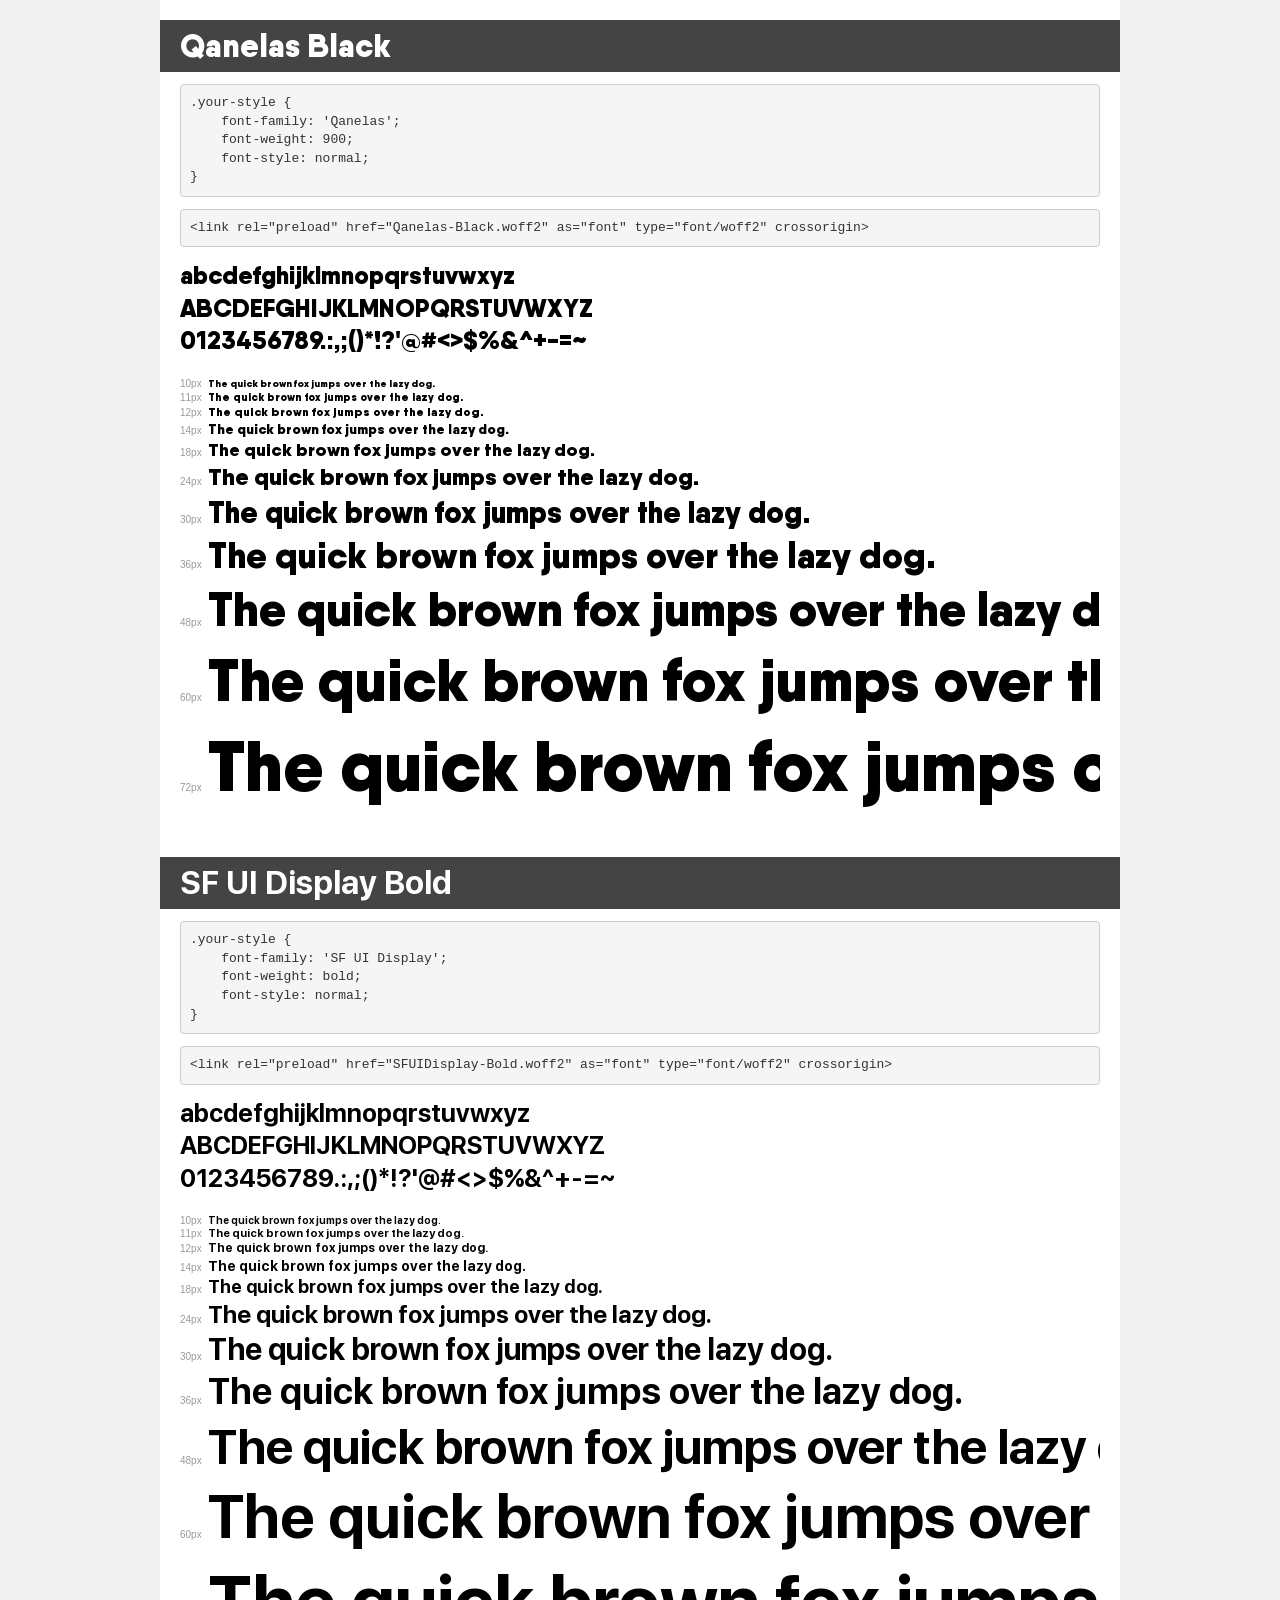
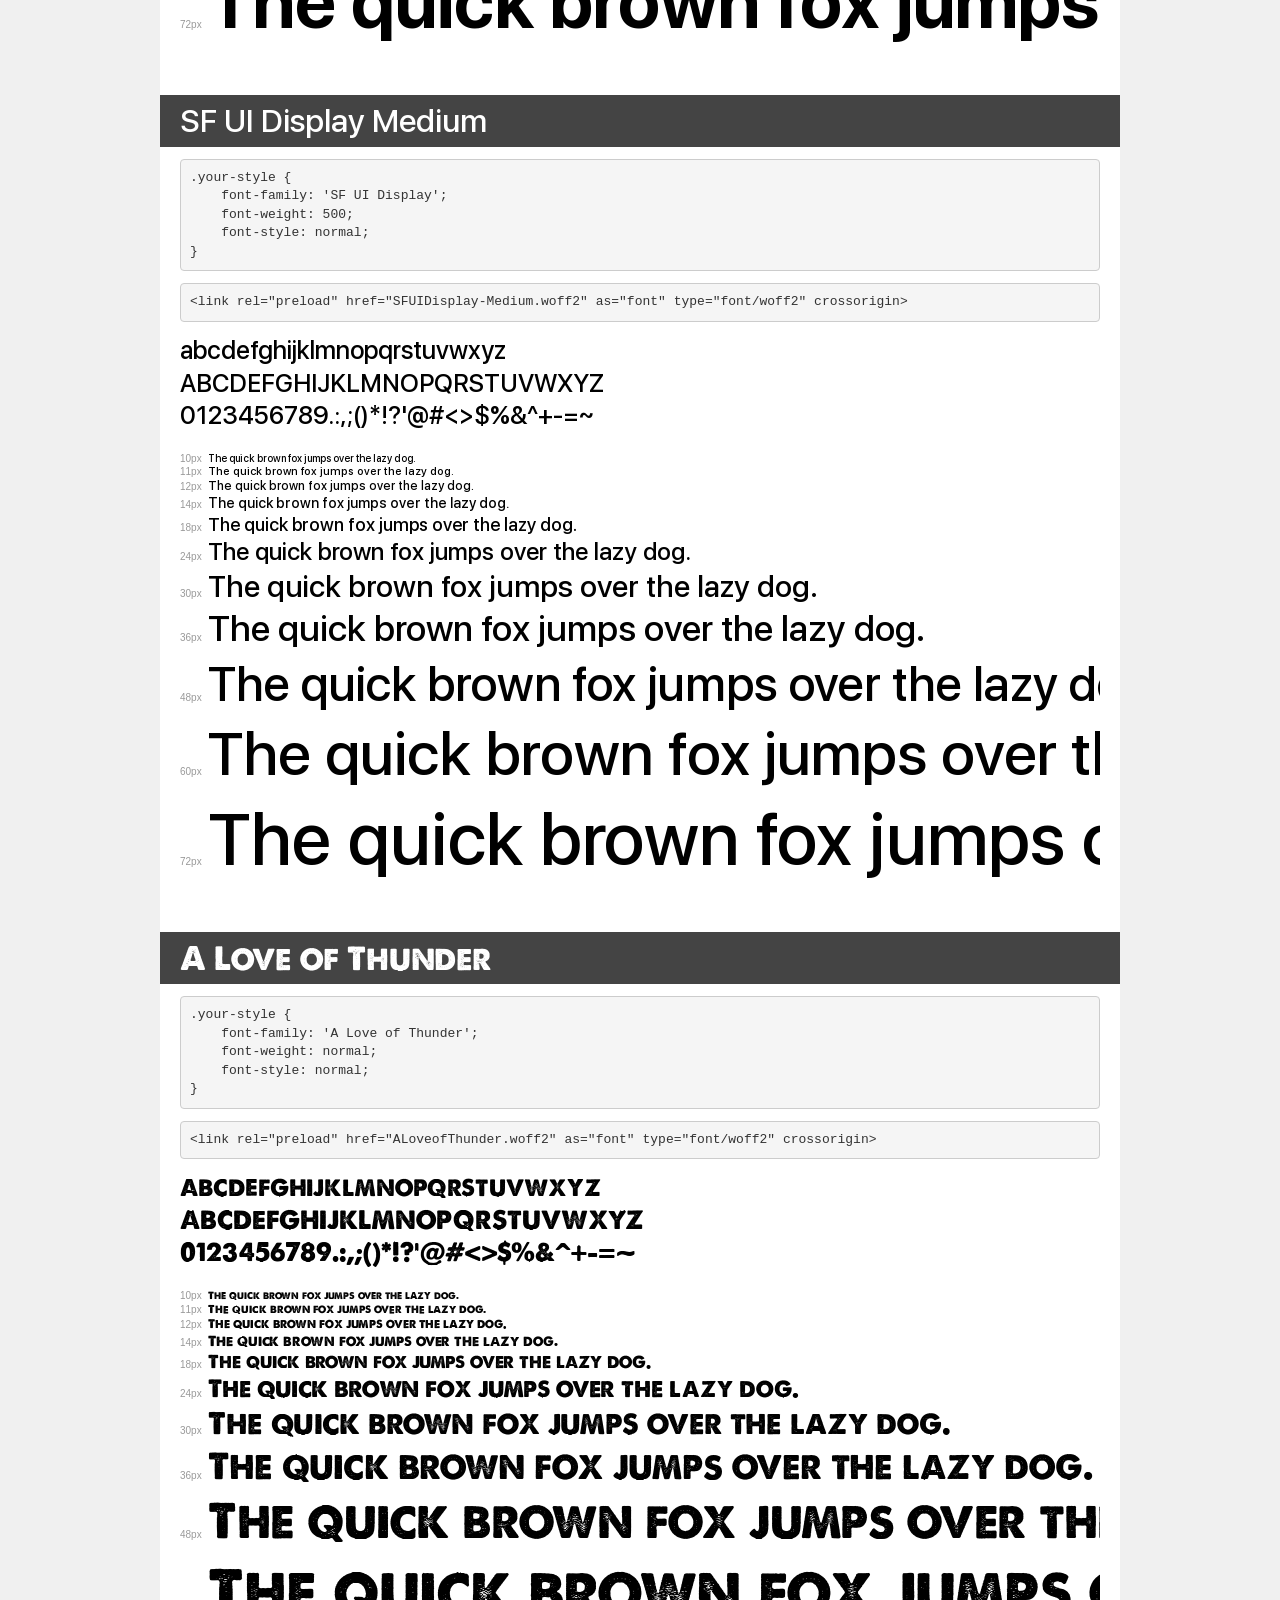
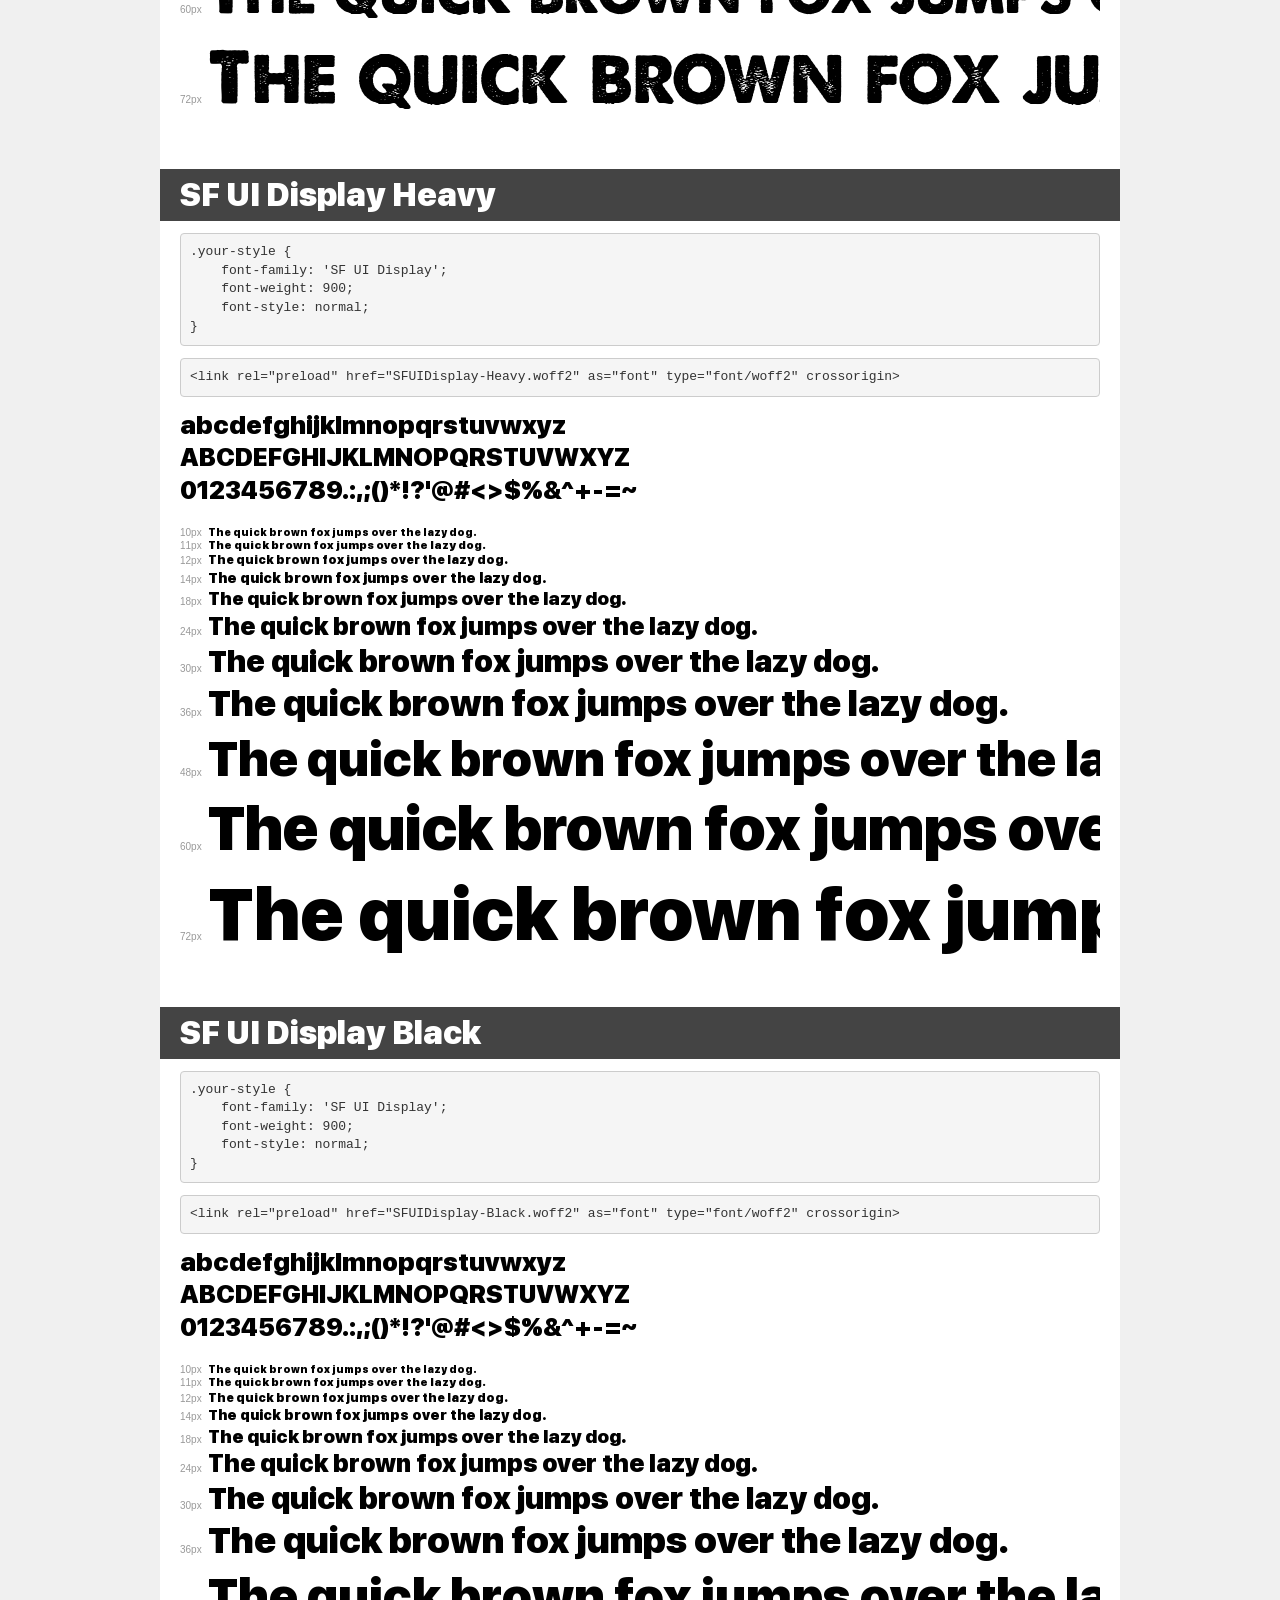
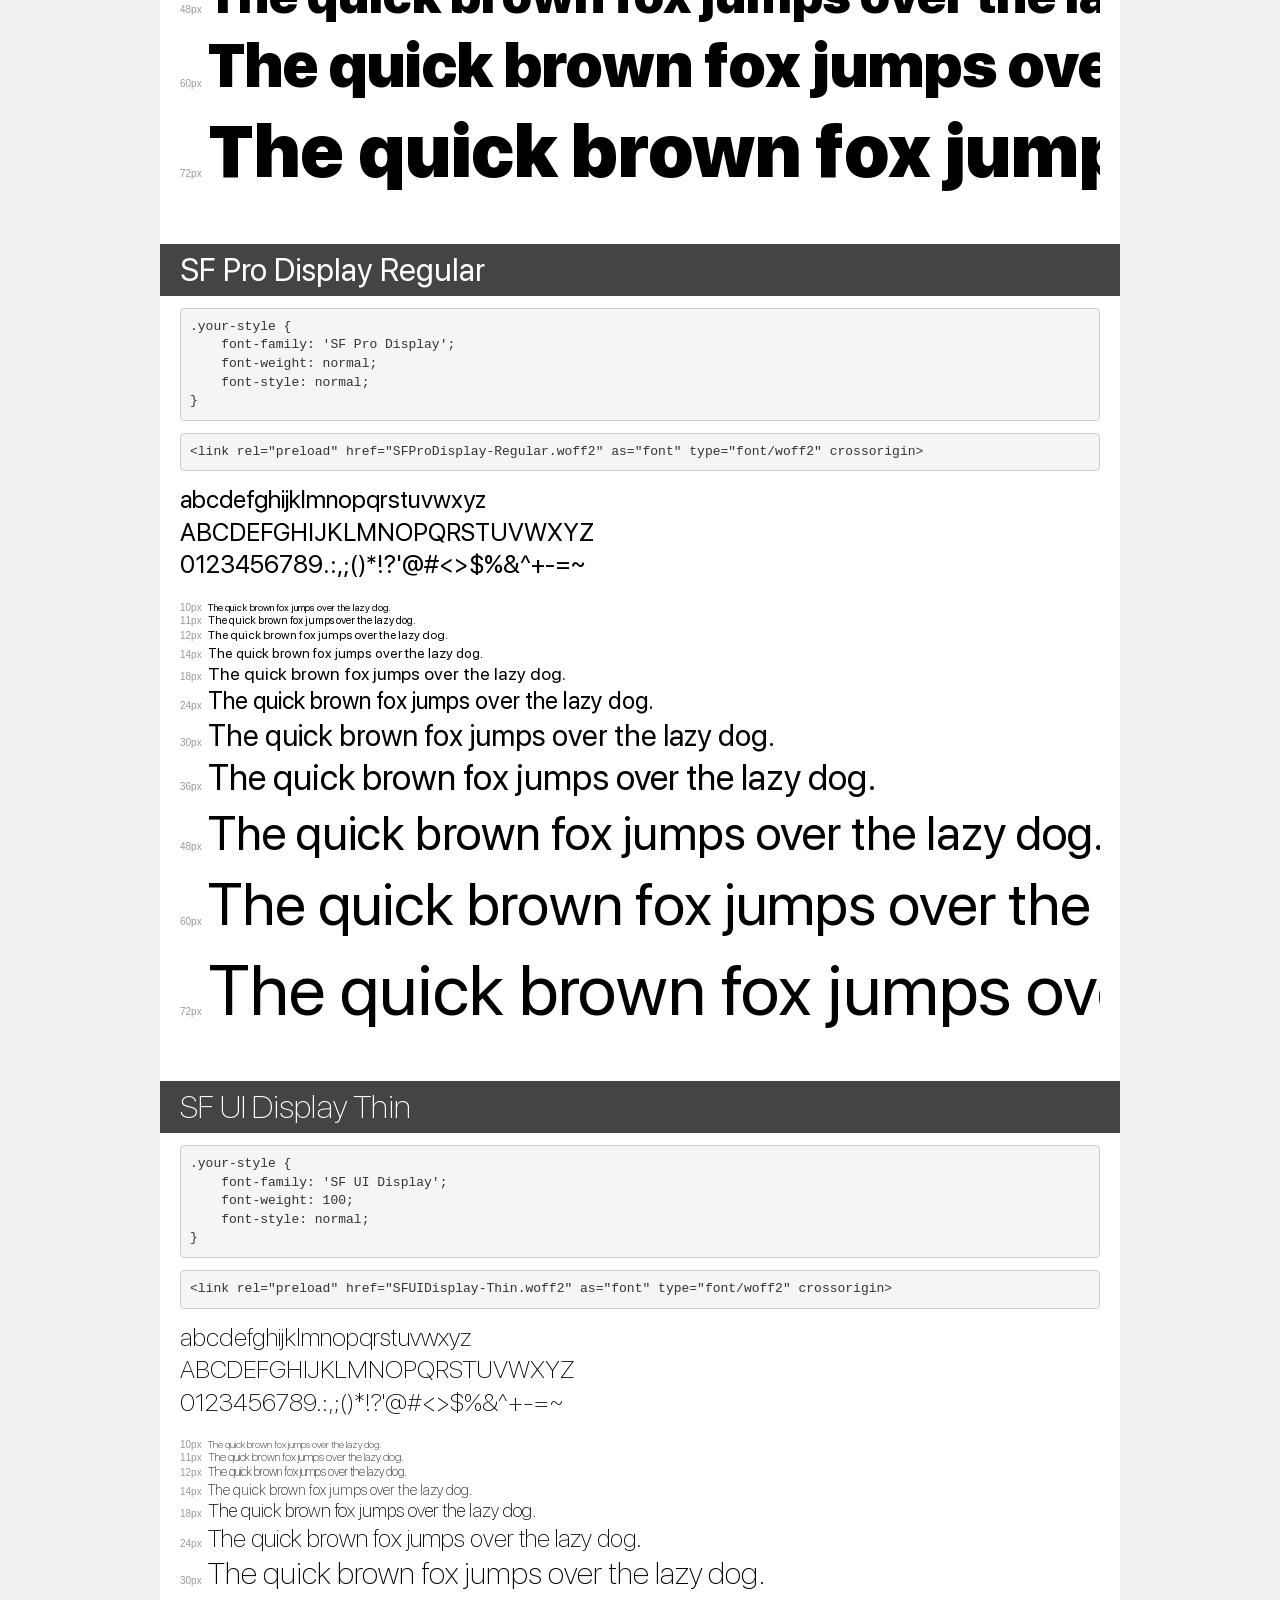
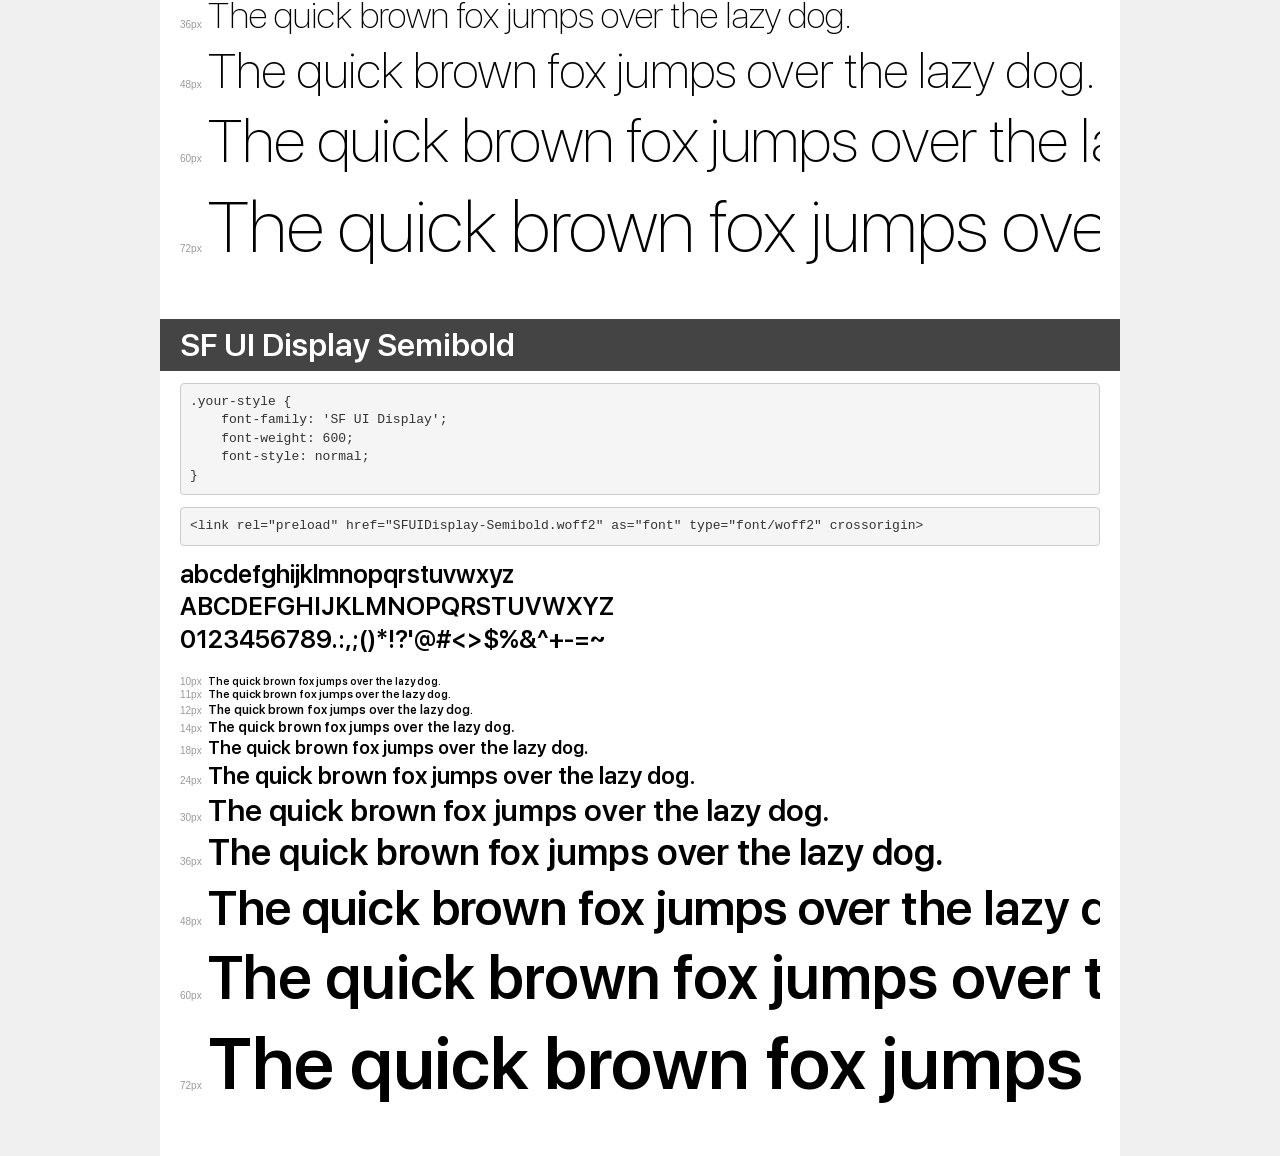
<file: html/assets/fonts/demo.html>
<!DOCTYPE html>
<html lang="en">
<head>
    <meta charset="utf-8">
    <meta http-equiv="X-UA-Compatible" content="IE=edge">
    <meta name="viewport" content="width=device-width, initial-scale=1">
    <meta name="robots" content="noindex, noarchive">
    <meta name="format-detection" content="telephone=no">
    <title>Transfonter demo</title>
    <link href="stylesheet.css" rel="stylesheet">
    <style>
        /*
        http://meyerweb.com/eric/tools/css/reset/
        v2.0 | 20110126
        License: none (public domain)
        */
        html, body, div, span, applet, object, iframe,
        h1, h2, h3, h4, h5, h6, p, blockquote, pre,
        a, abbr, acronym, address, big, cite, code,
        del, dfn, em, img, ins, kbd, q, s, samp,
        small, strike, strong, sub, sup, tt, var,
        b, u, i, center,
        dl, dt, dd, ol, ul, li,
        fieldset, form, label, legend,
        table, caption, tbody, tfoot, thead, tr, th, td,
        article, aside, canvas, details, embed,
        figure, figcaption, footer, header, hgroup,
        menu, nav, output, ruby, section, summary,
        time, mark, audio, video {
            margin: 0;
            padding: 0;
            border: 0;
            font-size: 100%;
            font: inherit;
            vertical-align: baseline;
        }
        /* HTML5 display-role reset for older browsers */
        article, aside, details, figcaption, figure,
        footer, header, hgroup, menu, nav, section {
            display: block;
        }
        body {
            line-height: 1;
        }
        ol, ul {
            list-style: none;
        }
        blockquote, q {
            quotes: none;
        }
        blockquote:before, blockquote:after,
        q:before, q:after {
            content: '';
            content: none;
        }
        table {
            border-collapse: collapse;
            border-spacing: 0;
        }
        /* demo styles */
        body {
            background: #f0f0f0;
            color: #000;
        }
        .page {
            background: #fff;
            width: 920px;
            margin: 0 auto;
            padding: 20px 20px 0 20px;
            overflow: hidden;
        }
        .font-container {
            overflow-x: auto;
            overflow-y: hidden;
            margin-bottom: 40px;
            line-height: 1.3;
            white-space: nowrap;
            padding-bottom: 5px;
        }
        h1 {
            position: relative;
            background: #444;
            font-size: 32px;
            color: #fff;
            padding: 10px 20px;
            margin: 0 -20px 12px -20px;
        }
        .letters {
            font-size: 25px;
            margin-bottom: 20px;
        }
        .s10:before {
            content: '10px';
        }
        .s11:before {
            content: '11px';
        }
        .s12:before {
            content: '12px';
        }
        .s14:before {
            content: '14px';
        }
        .s18:before {
            content: '18px';
        }
        .s24:before {
            content: '24px';
        }
        .s30:before {
            content: '30px';
        }
        .s36:before {
            content: '36px';
        }
        .s48:before {
            content: '48px';
        }
        .s60:before {
            content: '60px';
        }
        .s72:before {
            content: '72px';
        }
        .s10:before, .s11:before, .s12:before, .s14:before,
        .s18:before, .s24:before, .s30:before, .s36:before,
        .s48:before, .s60:before, .s72:before {
            font-family: Arial, sans-serif;
            font-size: 10px;
            font-weight: normal;
            font-style: normal;
            color: #999;
            padding-right: 6px;
        }
        pre {
            display: block;
            padding: 9px;
            margin: 0 0 12px;
            font-family: Monaco, Menlo, Consolas, "Courier New", monospace;
            font-size: 13px;
            line-height: 1.428571429;
            color: #333;
            font-weight: normal;
            font-style: normal;
            background-color: #f5f5f5;
            border: 1px solid #ccc;
            overflow-x: auto;
            border-radius: 4px;
        }
        /* responsive */
        @media (max-width: 959px) {
            .page {
                width: auto;
                margin: 0;
            }
        }
    </style>
</head>
<body>
<div class="page">
    <div class="demo">
        <h1 style="font-family: 'Qanelas'; font-weight: 900; font-style: normal;">Qanelas Black</h1>
        <pre title="Usage">.your-style {
    font-family: 'Qanelas';
    font-weight: 900;
    font-style: normal;
}</pre>
        <pre title="Preload (optional)">
&lt;link rel=&quot;preload&quot; href=&quot;Qanelas-Black.woff2&quot; as=&quot;font&quot; type=&quot;font/woff2&quot; crossorigin&gt;</pre>
        <div class="font-container" style="font-family: 'Qanelas'; font-weight: 900; font-style: normal;">
            <p class="letters">
                abcdefghijklmnopqrstuvwxyz<br>
ABCDEFGHIJKLMNOPQRSTUVWXYZ<br>
                0123456789.:,;()*!?'@#&lt;&gt;$%&^+-=~
            </p>
            <p class="s10" style="font-size: 10px;">The quick brown fox jumps over the lazy dog.</p>
            <p class="s11" style="font-size: 11px;">The quick brown fox jumps over the lazy dog.</p>
            <p class="s12" style="font-size: 12px;">The quick brown fox jumps over the lazy dog.</p>
            <p class="s14" style="font-size: 14px;">The quick brown fox jumps over the lazy dog.</p>
            <p class="s18" style="font-size: 18px;">The quick brown fox jumps over the lazy dog.</p>
            <p class="s24" style="font-size: 24px;">The quick brown fox jumps over the lazy dog.</p>
            <p class="s30" style="font-size: 30px;">The quick brown fox jumps over the lazy dog.</p>
            <p class="s36" style="font-size: 36px;">The quick brown fox jumps over the lazy dog.</p>
            <p class="s48" style="font-size: 48px;">The quick brown fox jumps over the lazy dog.</p>
            <p class="s60" style="font-size: 60px;">The quick brown fox jumps over the lazy dog.</p>
            <p class="s72" style="font-size: 72px;">The quick brown fox jumps over the lazy dog.</p>
        </div>
    </div>

    <div class="demo">
        <h1 style="font-family: 'SF UI Display'; font-weight: bold; font-style: normal;">SF UI Display Bold</h1>
        <pre title="Usage">.your-style {
    font-family: 'SF UI Display';
    font-weight: bold;
    font-style: normal;
}</pre>
        <pre title="Preload (optional)">
&lt;link rel=&quot;preload&quot; href=&quot;SFUIDisplay-Bold.woff2&quot; as=&quot;font&quot; type=&quot;font/woff2&quot; crossorigin&gt;</pre>
        <div class="font-container" style="font-family: 'SF UI Display'; font-weight: bold; font-style: normal;">
            <p class="letters">
                abcdefghijklmnopqrstuvwxyz<br>
ABCDEFGHIJKLMNOPQRSTUVWXYZ<br>
                0123456789.:,;()*!?'@#&lt;&gt;$%&^+-=~
            </p>
            <p class="s10" style="font-size: 10px;">The quick brown fox jumps over the lazy dog.</p>
            <p class="s11" style="font-size: 11px;">The quick brown fox jumps over the lazy dog.</p>
            <p class="s12" style="font-size: 12px;">The quick brown fox jumps over the lazy dog.</p>
            <p class="s14" style="font-size: 14px;">The quick brown fox jumps over the lazy dog.</p>
            <p class="s18" style="font-size: 18px;">The quick brown fox jumps over the lazy dog.</p>
            <p class="s24" style="font-size: 24px;">The quick brown fox jumps over the lazy dog.</p>
            <p class="s30" style="font-size: 30px;">The quick brown fox jumps over the lazy dog.</p>
            <p class="s36" style="font-size: 36px;">The quick brown fox jumps over the lazy dog.</p>
            <p class="s48" style="font-size: 48px;">The quick brown fox jumps over the lazy dog.</p>
            <p class="s60" style="font-size: 60px;">The quick brown fox jumps over the lazy dog.</p>
            <p class="s72" style="font-size: 72px;">The quick brown fox jumps over the lazy dog.</p>
        </div>
    </div>

    <div class="demo">
        <h1 style="font-family: 'SF UI Display'; font-weight: 500; font-style: normal;">SF UI Display Medium</h1>
        <pre title="Usage">.your-style {
    font-family: 'SF UI Display';
    font-weight: 500;
    font-style: normal;
}</pre>
        <pre title="Preload (optional)">
&lt;link rel=&quot;preload&quot; href=&quot;SFUIDisplay-Medium.woff2&quot; as=&quot;font&quot; type=&quot;font/woff2&quot; crossorigin&gt;</pre>
        <div class="font-container" style="font-family: 'SF UI Display'; font-weight: 500; font-style: normal;">
            <p class="letters">
                abcdefghijklmnopqrstuvwxyz<br>
ABCDEFGHIJKLMNOPQRSTUVWXYZ<br>
                0123456789.:,;()*!?'@#&lt;&gt;$%&^+-=~
            </p>
            <p class="s10" style="font-size: 10px;">The quick brown fox jumps over the lazy dog.</p>
            <p class="s11" style="font-size: 11px;">The quick brown fox jumps over the lazy dog.</p>
            <p class="s12" style="font-size: 12px;">The quick brown fox jumps over the lazy dog.</p>
            <p class="s14" style="font-size: 14px;">The quick brown fox jumps over the lazy dog.</p>
            <p class="s18" style="font-size: 18px;">The quick brown fox jumps over the lazy dog.</p>
            <p class="s24" style="font-size: 24px;">The quick brown fox jumps over the lazy dog.</p>
            <p class="s30" style="font-size: 30px;">The quick brown fox jumps over the lazy dog.</p>
            <p class="s36" style="font-size: 36px;">The quick brown fox jumps over the lazy dog.</p>
            <p class="s48" style="font-size: 48px;">The quick brown fox jumps over the lazy dog.</p>
            <p class="s60" style="font-size: 60px;">The quick brown fox jumps over the lazy dog.</p>
            <p class="s72" style="font-size: 72px;">The quick brown fox jumps over the lazy dog.</p>
        </div>
    </div>

    <div class="demo">
        <h1 style="font-family: 'A Love of Thunder'; font-weight: normal; font-style: normal;">A Love of Thunder</h1>
        <pre title="Usage">.your-style {
    font-family: 'A Love of Thunder';
    font-weight: normal;
    font-style: normal;
}</pre>
        <pre title="Preload (optional)">
&lt;link rel=&quot;preload&quot; href=&quot;ALoveofThunder.woff2&quot; as=&quot;font&quot; type=&quot;font/woff2&quot; crossorigin&gt;</pre>
        <div class="font-container" style="font-family: 'A Love of Thunder'; font-weight: normal; font-style: normal;">
            <p class="letters">
                abcdefghijklmnopqrstuvwxyz<br>
ABCDEFGHIJKLMNOPQRSTUVWXYZ<br>
                0123456789.:,;()*!?'@#&lt;&gt;$%&^+-=~
            </p>
            <p class="s10" style="font-size: 10px;">The quick brown fox jumps over the lazy dog.</p>
            <p class="s11" style="font-size: 11px;">The quick brown fox jumps over the lazy dog.</p>
            <p class="s12" style="font-size: 12px;">The quick brown fox jumps over the lazy dog.</p>
            <p class="s14" style="font-size: 14px;">The quick brown fox jumps over the lazy dog.</p>
            <p class="s18" style="font-size: 18px;">The quick brown fox jumps over the lazy dog.</p>
            <p class="s24" style="font-size: 24px;">The quick brown fox jumps over the lazy dog.</p>
            <p class="s30" style="font-size: 30px;">The quick brown fox jumps over the lazy dog.</p>
            <p class="s36" style="font-size: 36px;">The quick brown fox jumps over the lazy dog.</p>
            <p class="s48" style="font-size: 48px;">The quick brown fox jumps over the lazy dog.</p>
            <p class="s60" style="font-size: 60px;">The quick brown fox jumps over the lazy dog.</p>
            <p class="s72" style="font-size: 72px;">The quick brown fox jumps over the lazy dog.</p>
        </div>
    </div>

    <div class="demo">
        <h1 style="font-family: 'SF UI Display'; font-weight: 900; font-style: normal;">SF UI Display Heavy</h1>
        <pre title="Usage">.your-style {
    font-family: 'SF UI Display';
    font-weight: 900;
    font-style: normal;
}</pre>
        <pre title="Preload (optional)">
&lt;link rel=&quot;preload&quot; href=&quot;SFUIDisplay-Heavy.woff2&quot; as=&quot;font&quot; type=&quot;font/woff2&quot; crossorigin&gt;</pre>
        <div class="font-container" style="font-family: 'SF UI Display'; font-weight: 900; font-style: normal;">
            <p class="letters">
                abcdefghijklmnopqrstuvwxyz<br>
ABCDEFGHIJKLMNOPQRSTUVWXYZ<br>
                0123456789.:,;()*!?'@#&lt;&gt;$%&^+-=~
            </p>
            <p class="s10" style="font-size: 10px;">The quick brown fox jumps over the lazy dog.</p>
            <p class="s11" style="font-size: 11px;">The quick brown fox jumps over the lazy dog.</p>
            <p class="s12" style="font-size: 12px;">The quick brown fox jumps over the lazy dog.</p>
            <p class="s14" style="font-size: 14px;">The quick brown fox jumps over the lazy dog.</p>
            <p class="s18" style="font-size: 18px;">The quick brown fox jumps over the lazy dog.</p>
            <p class="s24" style="font-size: 24px;">The quick brown fox jumps over the lazy dog.</p>
            <p class="s30" style="font-size: 30px;">The quick brown fox jumps over the lazy dog.</p>
            <p class="s36" style="font-size: 36px;">The quick brown fox jumps over the lazy dog.</p>
            <p class="s48" style="font-size: 48px;">The quick brown fox jumps over the lazy dog.</p>
            <p class="s60" style="font-size: 60px;">The quick brown fox jumps over the lazy dog.</p>
            <p class="s72" style="font-size: 72px;">The quick brown fox jumps over the lazy dog.</p>
        </div>
    </div>

    <div class="demo">
        <h1 style="font-family: 'SF UI Display'; font-weight: 900; font-style: normal;">SF UI Display Black</h1>
        <pre title="Usage">.your-style {
    font-family: 'SF UI Display';
    font-weight: 900;
    font-style: normal;
}</pre>
        <pre title="Preload (optional)">
&lt;link rel=&quot;preload&quot; href=&quot;SFUIDisplay-Black.woff2&quot; as=&quot;font&quot; type=&quot;font/woff2&quot; crossorigin&gt;</pre>
        <div class="font-container" style="font-family: 'SF UI Display'; font-weight: 900; font-style: normal;">
            <p class="letters">
                abcdefghijklmnopqrstuvwxyz<br>
ABCDEFGHIJKLMNOPQRSTUVWXYZ<br>
                0123456789.:,;()*!?'@#&lt;&gt;$%&^+-=~
            </p>
            <p class="s10" style="font-size: 10px;">The quick brown fox jumps over the lazy dog.</p>
            <p class="s11" style="font-size: 11px;">The quick brown fox jumps over the lazy dog.</p>
            <p class="s12" style="font-size: 12px;">The quick brown fox jumps over the lazy dog.</p>
            <p class="s14" style="font-size: 14px;">The quick brown fox jumps over the lazy dog.</p>
            <p class="s18" style="font-size: 18px;">The quick brown fox jumps over the lazy dog.</p>
            <p class="s24" style="font-size: 24px;">The quick brown fox jumps over the lazy dog.</p>
            <p class="s30" style="font-size: 30px;">The quick brown fox jumps over the lazy dog.</p>
            <p class="s36" style="font-size: 36px;">The quick brown fox jumps over the lazy dog.</p>
            <p class="s48" style="font-size: 48px;">The quick brown fox jumps over the lazy dog.</p>
            <p class="s60" style="font-size: 60px;">The quick brown fox jumps over the lazy dog.</p>
            <p class="s72" style="font-size: 72px;">The quick brown fox jumps over the lazy dog.</p>
        </div>
    </div>

    <div class="demo">
        <h1 style="font-family: 'SF Pro Display'; font-weight: normal; font-style: normal;">SF Pro Display Regular</h1>
        <pre title="Usage">.your-style {
    font-family: 'SF Pro Display';
    font-weight: normal;
    font-style: normal;
}</pre>
        <pre title="Preload (optional)">
&lt;link rel=&quot;preload&quot; href=&quot;SFProDisplay-Regular.woff2&quot; as=&quot;font&quot; type=&quot;font/woff2&quot; crossorigin&gt;</pre>
        <div class="font-container" style="font-family: 'SF Pro Display'; font-weight: normal; font-style: normal;">
            <p class="letters">
                abcdefghijklmnopqrstuvwxyz<br>
ABCDEFGHIJKLMNOPQRSTUVWXYZ<br>
                0123456789.:,;()*!?'@#&lt;&gt;$%&^+-=~
            </p>
            <p class="s10" style="font-size: 10px;">The quick brown fox jumps over the lazy dog.</p>
            <p class="s11" style="font-size: 11px;">The quick brown fox jumps over the lazy dog.</p>
            <p class="s12" style="font-size: 12px;">The quick brown fox jumps over the lazy dog.</p>
            <p class="s14" style="font-size: 14px;">The quick brown fox jumps over the lazy dog.</p>
            <p class="s18" style="font-size: 18px;">The quick brown fox jumps over the lazy dog.</p>
            <p class="s24" style="font-size: 24px;">The quick brown fox jumps over the lazy dog.</p>
            <p class="s30" style="font-size: 30px;">The quick brown fox jumps over the lazy dog.</p>
            <p class="s36" style="font-size: 36px;">The quick brown fox jumps over the lazy dog.</p>
            <p class="s48" style="font-size: 48px;">The quick brown fox jumps over the lazy dog.</p>
            <p class="s60" style="font-size: 60px;">The quick brown fox jumps over the lazy dog.</p>
            <p class="s72" style="font-size: 72px;">The quick brown fox jumps over the lazy dog.</p>
        </div>
    </div>

    <div class="demo">
        <h1 style="font-family: 'SF UI Display'; font-weight: 100; font-style: normal;">SF UI Display Thin</h1>
        <pre title="Usage">.your-style {
    font-family: 'SF UI Display';
    font-weight: 100;
    font-style: normal;
}</pre>
        <pre title="Preload (optional)">
&lt;link rel=&quot;preload&quot; href=&quot;SFUIDisplay-Thin.woff2&quot; as=&quot;font&quot; type=&quot;font/woff2&quot; crossorigin&gt;</pre>
        <div class="font-container" style="font-family: 'SF UI Display'; font-weight: 100; font-style: normal;">
            <p class="letters">
                abcdefghijklmnopqrstuvwxyz<br>
ABCDEFGHIJKLMNOPQRSTUVWXYZ<br>
                0123456789.:,;()*!?'@#&lt;&gt;$%&^+-=~
            </p>
            <p class="s10" style="font-size: 10px;">The quick brown fox jumps over the lazy dog.</p>
            <p class="s11" style="font-size: 11px;">The quick brown fox jumps over the lazy dog.</p>
            <p class="s12" style="font-size: 12px;">The quick brown fox jumps over the lazy dog.</p>
            <p class="s14" style="font-size: 14px;">The quick brown fox jumps over the lazy dog.</p>
            <p class="s18" style="font-size: 18px;">The quick brown fox jumps over the lazy dog.</p>
            <p class="s24" style="font-size: 24px;">The quick brown fox jumps over the lazy dog.</p>
            <p class="s30" style="font-size: 30px;">The quick brown fox jumps over the lazy dog.</p>
            <p class="s36" style="font-size: 36px;">The quick brown fox jumps over the lazy dog.</p>
            <p class="s48" style="font-size: 48px;">The quick brown fox jumps over the lazy dog.</p>
            <p class="s60" style="font-size: 60px;">The quick brown fox jumps over the lazy dog.</p>
            <p class="s72" style="font-size: 72px;">The quick brown fox jumps over the lazy dog.</p>
        </div>
    </div>

    <div class="demo">
        <h1 style="font-family: 'SF UI Display'; font-weight: 600; font-style: normal;">SF UI Display Semibold</h1>
        <pre title="Usage">.your-style {
    font-family: 'SF UI Display';
    font-weight: 600;
    font-style: normal;
}</pre>
        <pre title="Preload (optional)">
&lt;link rel=&quot;preload&quot; href=&quot;SFUIDisplay-Semibold.woff2&quot; as=&quot;font&quot; type=&quot;font/woff2&quot; crossorigin&gt;</pre>
        <div class="font-container" style="font-family: 'SF UI Display'; font-weight: 600; font-style: normal;">
            <p class="letters">
                abcdefghijklmnopqrstuvwxyz<br>
ABCDEFGHIJKLMNOPQRSTUVWXYZ<br>
                0123456789.:,;()*!?'@#&lt;&gt;$%&^+-=~
            </p>
            <p class="s10" style="font-size: 10px;">The quick brown fox jumps over the lazy dog.</p>
            <p class="s11" style="font-size: 11px;">The quick brown fox jumps over the lazy dog.</p>
            <p class="s12" style="font-size: 12px;">The quick brown fox jumps over the lazy dog.</p>
            <p class="s14" style="font-size: 14px;">The quick brown fox jumps over the lazy dog.</p>
            <p class="s18" style="font-size: 18px;">The quick brown fox jumps over the lazy dog.</p>
            <p class="s24" style="font-size: 24px;">The quick brown fox jumps over the lazy dog.</p>
            <p class="s30" style="font-size: 30px;">The quick brown fox jumps over the lazy dog.</p>
            <p class="s36" style="font-size: 36px;">The quick brown fox jumps over the lazy dog.</p>
            <p class="s48" style="font-size: 48px;">The quick brown fox jumps over the lazy dog.</p>
            <p class="s60" style="font-size: 60px;">The quick brown fox jumps over the lazy dog.</p>
            <p class="s72" style="font-size: 72px;">The quick brown fox jumps over the lazy dog.</p>
        </div>
    </div>

</div>
</body>
</html>
</file>
<file: html/assets/fonts/stylesheet.css>
@font-face {
    font-family: 'Qanelas';
    src: url('Qanelas-Black.woff2') format('woff2'),
        url('Qanelas-Black.woff') format('woff');
    font-weight: 900;
    font-style: normal;
    font-display: swap;
}

@font-face {
    font-family: 'SF UI Display';
    src: url('SFUIDisplay-Bold.woff2') format('woff2'),
        url('SFUIDisplay-Bold.woff') format('woff');
    font-weight: bold;
    font-style: normal;
    font-display: swap;
}

@font-face {
    font-family: 'SF UI Display';
    src: url('SFUIDisplay-Medium.woff2') format('woff2'),
        url('SFUIDisplay-Medium.woff') format('woff');
    font-weight: 500;
    font-style: normal;
    font-display: swap;
}

@font-face {
    font-family: 'A Love of Thunder';
    src: url('ALoveofThunder.woff2') format('woff2'),
        url('ALoveofThunder.woff') format('woff');
    font-weight: normal;
    font-style: normal;
    font-display: swap;
}

@font-face {
    font-family: 'SF UI Display';
    src: url('SFUIDisplay-Heavy.woff2') format('woff2'),
        url('SFUIDisplay-Heavy.woff') format('woff');
    font-weight: 900;
    font-style: normal;
    font-display: swap;
}

@font-face {
    font-family: 'SF UI Display';
    src: url('SFUIDisplay-Black.woff2') format('woff2'),
        url('SFUIDisplay-Black.woff') format('woff');
    font-weight: 900;
    font-style: normal;
    font-display: swap;
}

@font-face {
    font-family: 'SF Pro Display';
    src: url('SFProDisplay-Regular.woff2') format('woff2'),
        url('SFProDisplay-Regular.woff') format('woff');
    font-weight: normal;
    font-style: normal;
    font-display: swap;
}

@font-face {
    font-family: 'SF UI Display';
    src: url('SFUIDisplay-Thin.woff2') format('woff2'),
        url('SFUIDisplay-Thin.woff') format('woff');
    font-weight: 100;
    font-style: normal;
    font-display: swap;
}

@font-face {
    font-family: 'SF UI Display';
    src: url('SFUIDisplay-Semibold.woff2') format('woff2'),
        url('SFUIDisplay-Semibold.woff') format('woff');
    font-weight: 600;
    font-style: normal;
    font-display: swap;
}
</file>
